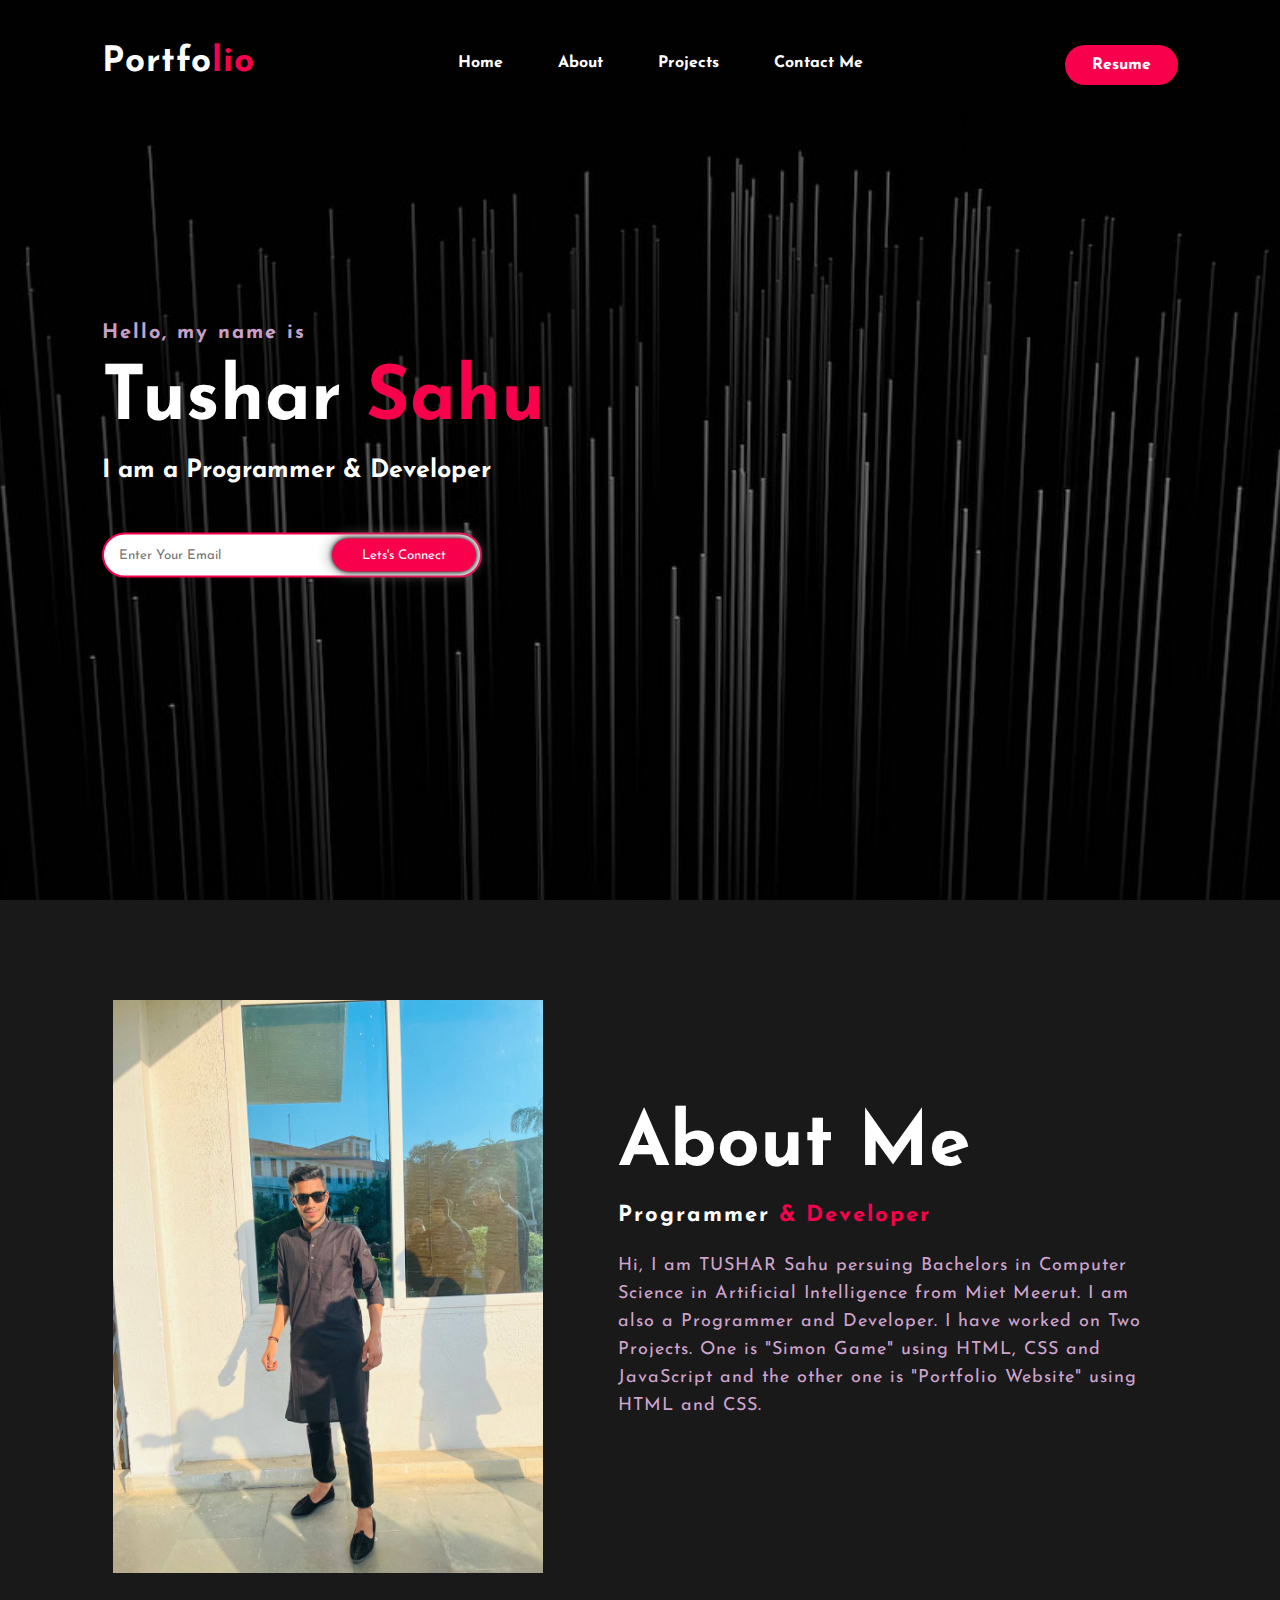
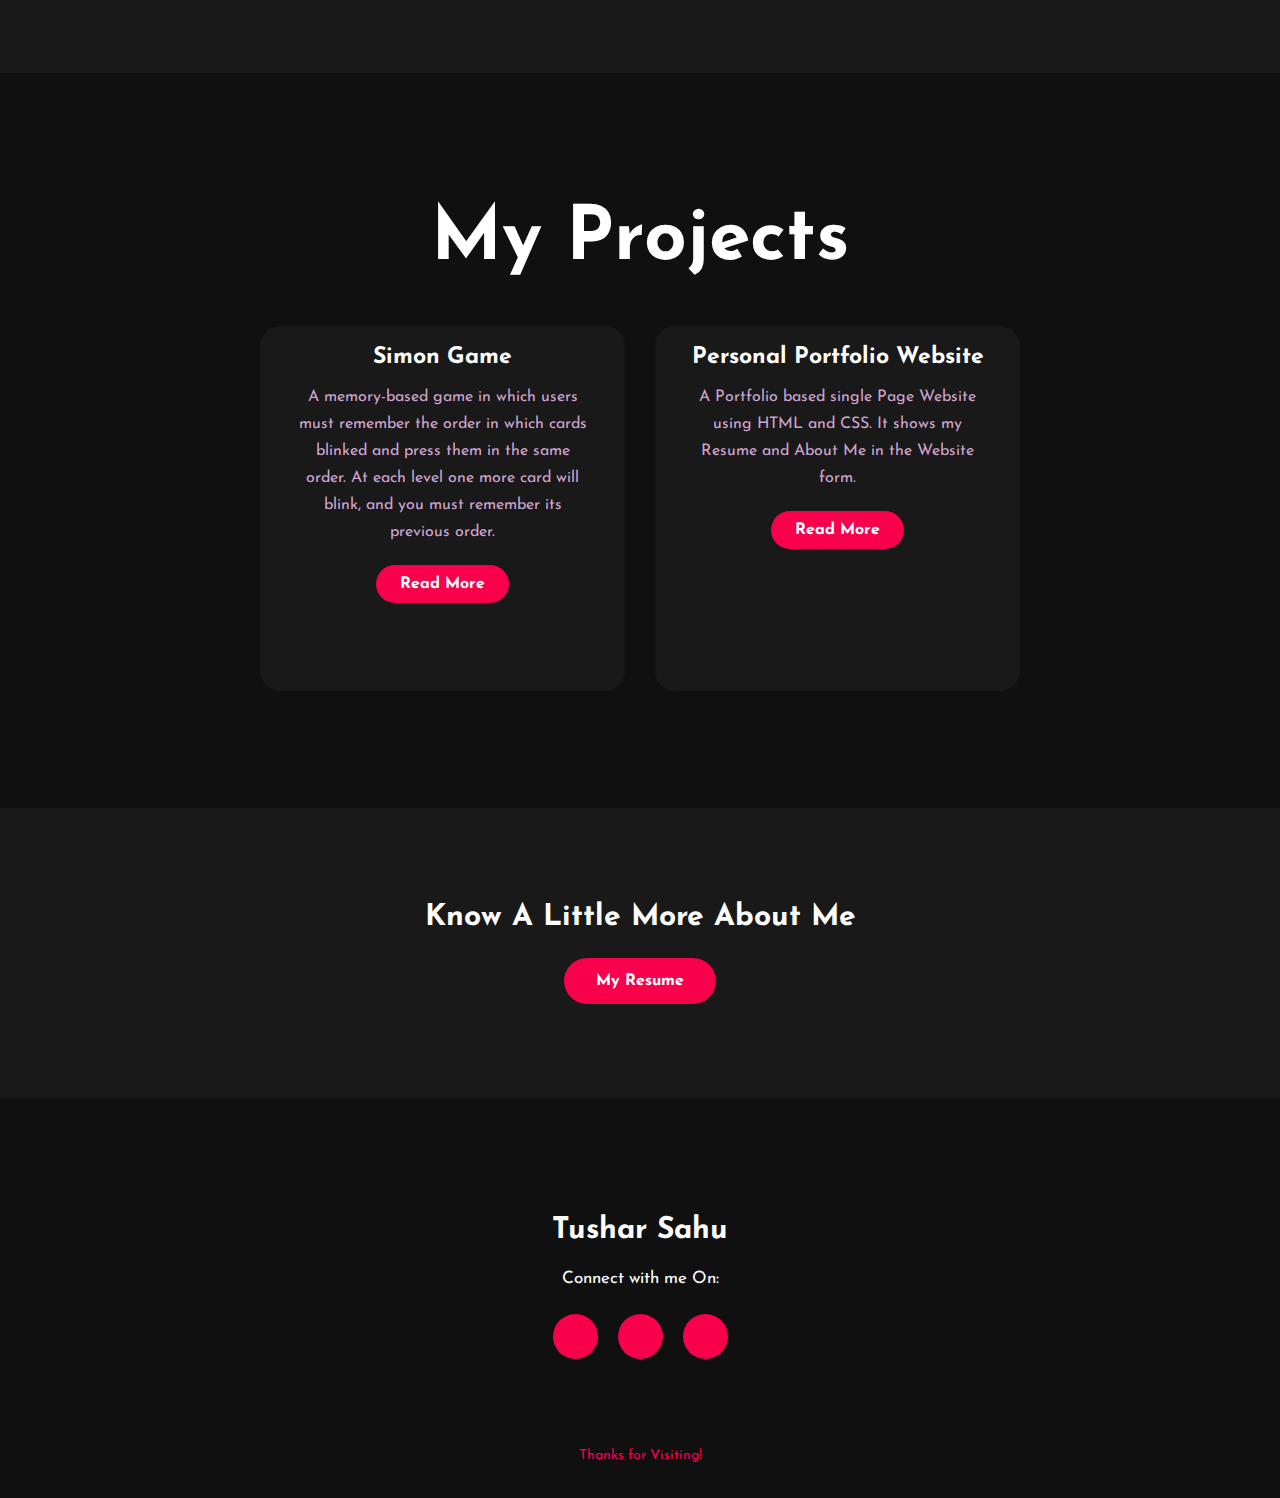
<file: index.html>
<!DOCTYPE html>
<html>

<head>
    <title>Portfolio Website</title>
    <link rel="stylesheet" type="text/css" href="styles.css">
    <link rel="preconnect" href="https://fonts.google.com" />
    <link href="https://fonts.googleapis.com/css2?family=Josefin+Sans:ital,wght@0,100;0,200;0,300;0,400;0,500;0,600;0,700;1,100;1,200;1,300;1,400;1,500;1,600;1,700&display=swap" rel="stylesheet" />

    <link rel="stylesheet" href="https://cdnjs.cloudflare.com/ajax/libs/font-awesome/6.2.1/css/all.min.css" integrity="sha512-MV7K8+y+gLIBoVD59lQIYicR65iaqukzvf/nwasF0nqhPay5w/9lJmVM2hMDcnK1OnMGCdVK+iQrJ7lzPJQd1w==" crossorigin="anonymous" referrerpolicy="no-referrer"
    />
</head>

<body>
    <! ----hero Section start---->
    <div class="hero">
        <nav>
            <h2 class="logo">Portfo<span>lio</span></a>
            </h2>
            <ul>
                <li><a href="index.html">Home</a></li>
                <li><a href="#about">About</a></li>
                <li><a href="#projects">Projects</a></li>

                <li><a href="#contact">Contact Me</a></li>
            </ul>
            <a target="_blank" href="https://drive.google.com/file/d/1-eAgjXFrs5FPH6Qx-sFfSNv0bBXKA8BV/view?usp=sharing" class="btn">Resume</a>
        </nav>
        <div class="content">
            <h4>Hello, my name is</h4>
            <h1>Tushar<span> Sahu</span></h1>
            <h3>I am a Programmer & Developer</h3>
            <div class="newslatter">
                <form>
                    <input type="email" name="email" id="mail" placeholder="Enter Your Email">
                    <input type="submit" name="submit" value="Lets's Connect">
                </form>
            </div>
        </div>
    </div>
    <!--About Section Start-->
    <section id="about" class="about">
        <div class="main">
            <img src="sahu.jpg" alt="Profile Image">
            <div class="about-text">
                <h2>About Me</h2>
                <h5>Programmer<span> & Developer</span></h5>
                <p>Hi, I am TUSHAR Sahu persuing Bachelors in Computer Science in Artificial Intelligence from Miet Meerut. I am also a Programmer and Developer. I have worked on Two Projects. One is "Simon Game" using HTML, CSS and JavaScript and the other
                    one is "Portfolio Website" using HTML and CSS.</p>
            </div>
        </div>
    </section>
    <!--Projects Section Start-->
    <div id="projects" class="projects">
        <div class="title">
            <h2>My Projects</h2>
        </div>
        <div class="box">
            <div class="card">
                <i class="fa-solid fa-gamepad"></i>
                <h5>Simon Game</h5>
                <div class="pra">
                    <p>
                        A memory-based game in which users must remember the order in which cards blinked and press them in the same order. At each level one more card will blink, and you must remember its previous order.
                    </p>
                    <p style="text-align: center;">
                        <a class="button" href="https://sahu-tush.github.io/SIMON-GAME/">Read More</a>
                    </p>
                </div>
            </div>
            <div class="card">
                <i class="fa-solid fa-briefcase"></i>
                <h5>Personal Portfolio Website</h5>
                <div class="pra">
                    <p>
                        A Portfolio based single Page Website using HTML and CSS. It shows my Resume and About Me in the Website form.
                    </p>
                    <p style="text-align: center;">
                        <a class="button" href="#">Read More</a>
                    </p>
                </div>
            </div>
        </div>
    </div>
    <!--Contact Me-->
    <div class="contact-me">
        <p>Know A Little More About Me</p>
        <a target="_blank" class="button-two" href="https://drive.google.com/file/d/1-eAgjXFrs5FPH6Qx-sFfSNv0bBXKA8BV/view?usp=sharing">My Resume</a>
    </div>
    <!--Footer Start-->
    <footer id="contact">
        <p>Tushar Sahu</p>
        <p>Connect with me On:</p>
        <div class="social">
            <a href="https://github.com/SAHU-TUSH"><i class="fa-brands fa-github"></i></a>
            <a href="https://www.codingninjas.com/studio/profile/89727eab-53a9-4434-a4d4-520450b272b6"><i class="fa-solid fa-code"></i></a>
            <a target="_blank" href="https://www.linkedin.com/in/tushar-sahu-950265205/"><i class="fa-brands fa-linkedin"></i></a>
        </div>
        <p class="end">Thanks for Visiting!</p>
    </footer>
</body>

</html>
</file>
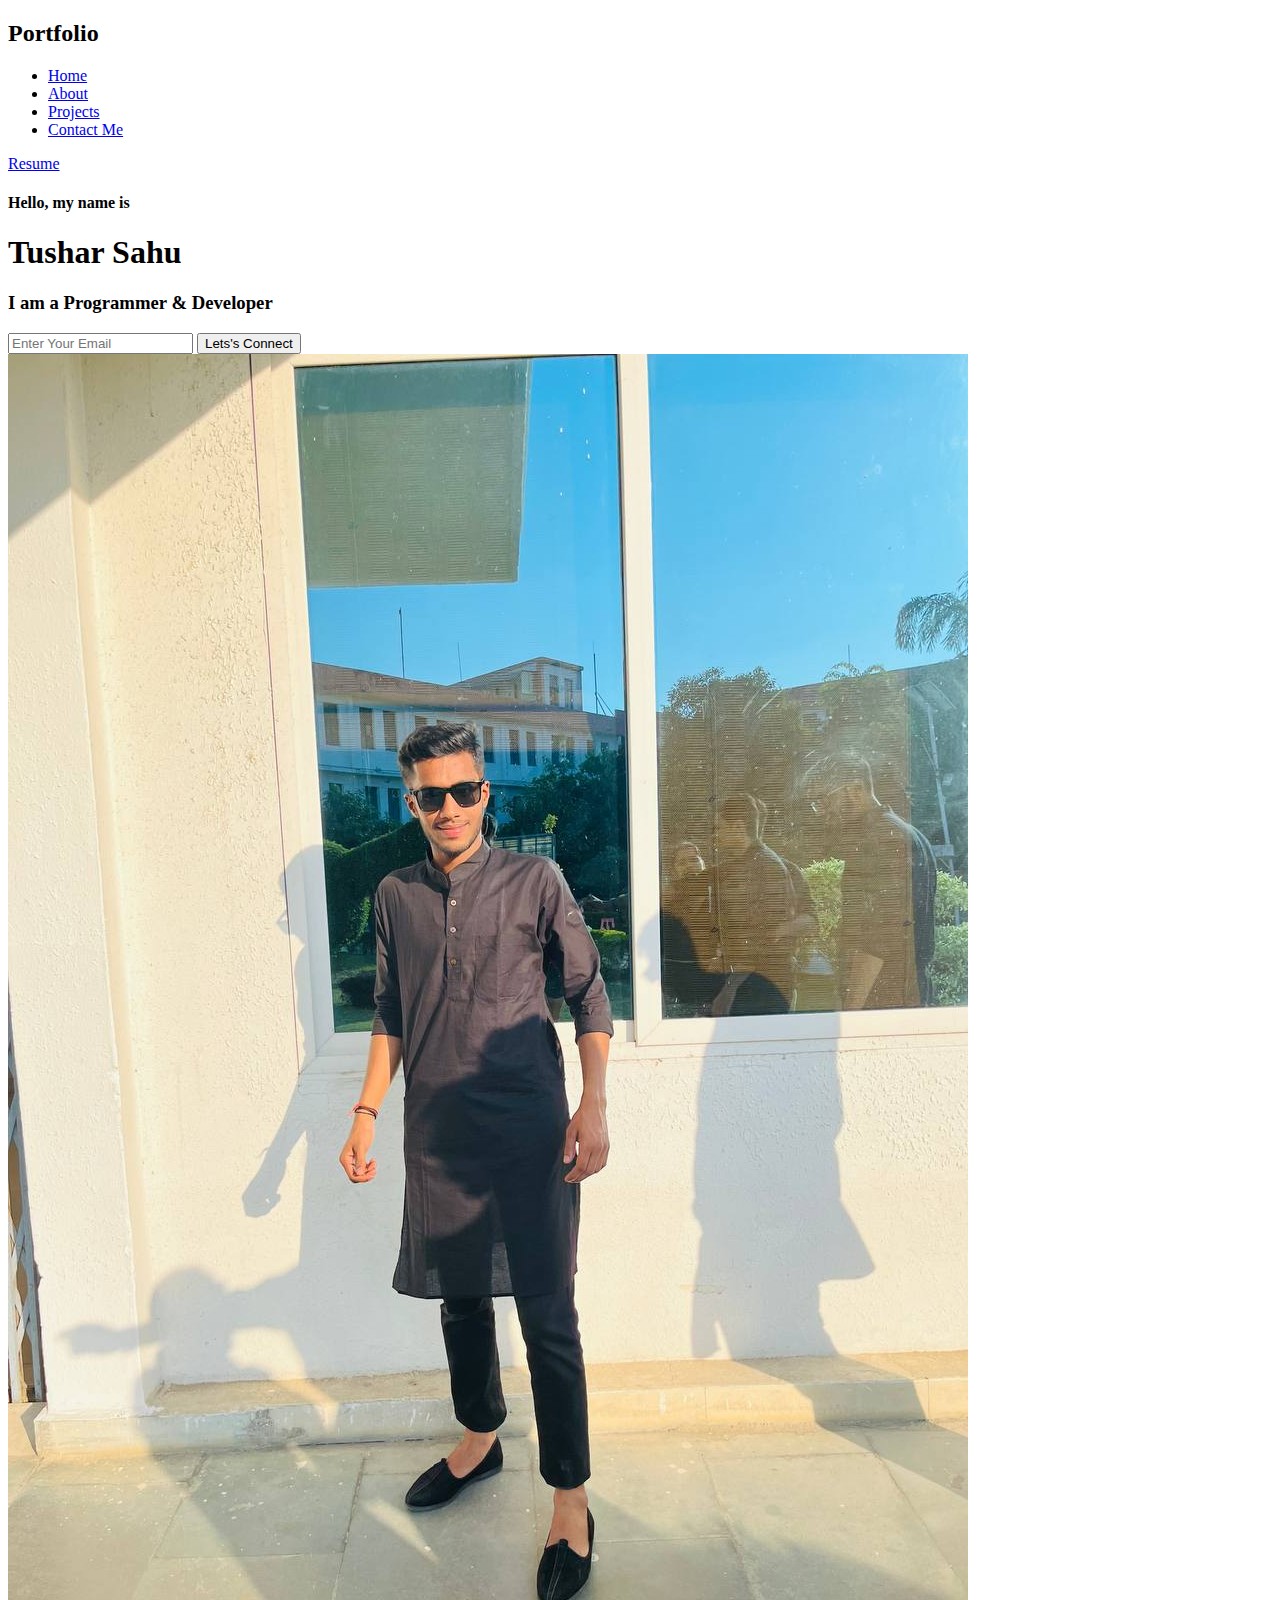
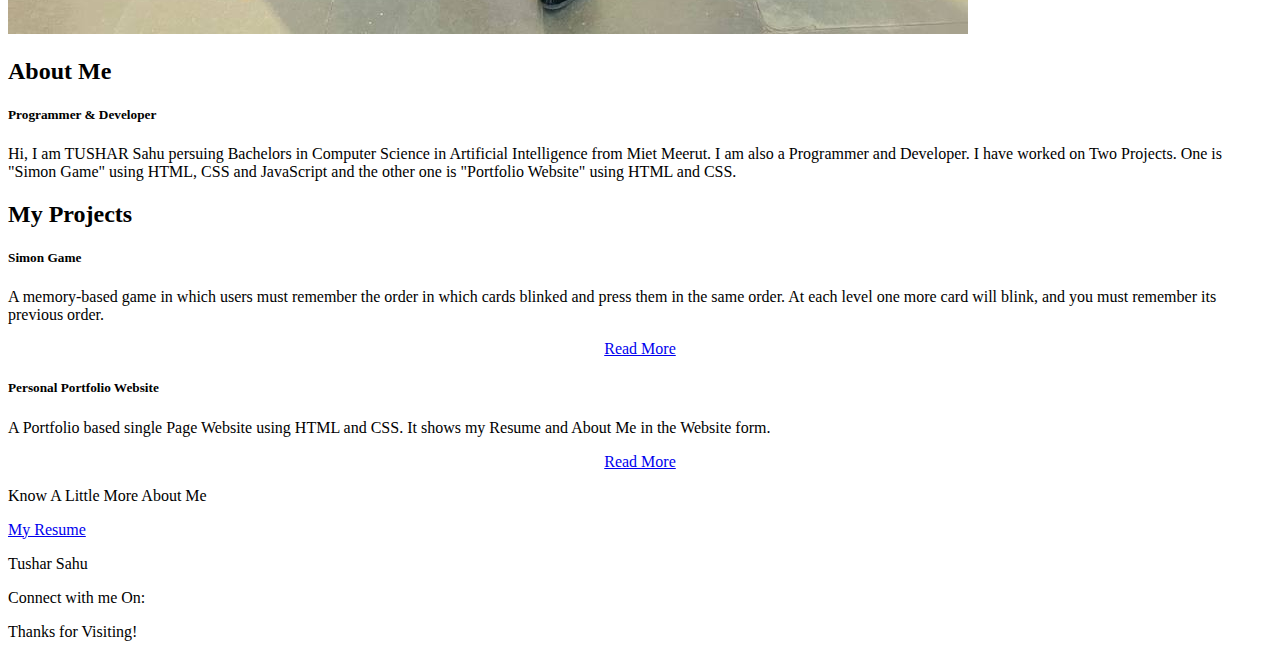
<file: pw.html>
<!DOCTYPE html>
<html>

<head>
    <title>Portfolio Website</title>
    <link rel="stylesheet" type="text/css" href="C:\Users\TUSHAR\Desktop\tushar\styles.css" />
    <link rel="preconnect" href="https://fonts.google.com" />
    <link href="https://fonts.googleapis.com/css2?family=Josefin+Sans:ital,wght@0,100;0,200;0,300;0,400;0,500;0,600;0,700;1,100;1,200;1,300;1,400;1,500;1,600;1,700&display=swap" rel="stylesheet" />

    <link rel="stylesheet" href="https://cdnjs.cloudflare.com/ajax/libs/font-awesome/6.2.1/css/all.min.css" integrity="sha512-MV7K8+y+gLIBoVD59lQIYicR65iaqukzvf/nwasF0nqhPay5w/9lJmVM2hMDcnK1OnMGCdVK+iQrJ7lzPJQd1w==" crossorigin="anonymous" referrerpolicy="no-referrer"
    />
</head>

<body>
    <! ----hero Section start---->
    <div class="hero">
        <nav>
            <h2 class="logo">Portfo<span>lio</span></a>
            </h2>
            <ul>
                <li><a href="pw.html">Home</a></li>
                <li><a href="#about">About</a></li>
                <li><a href="#projects">Projects</a></li>

                <li><a href="#contact">Contact Me</a></li>
            </ul>
            <a target="_blank" href="https://drive.google.com/file/d/1-eAgjXFrs5FPH6Qx-sFfSNv0bBXKA8BV/view?usp=drive_link" class="btn">Resume</a>
        </nav>
        <div class="content">
            <h4>Hello, my name is</h4>
            <h1>Tushar<span> Sahu</span></h1>
            <h3>I am a Programmer & Developer</h3>
            <div class="newslatter">
                <form>
                    <input type="email" name="email" id="mail" placeholder="Enter Your Email">
                    <input type="submit" name="submit" value="Lets's Connect">
                </form>
            </div>
        </div>
    </div>
    <!--About Section Start-->
    <section id="about" class="about">
        <div class="main">
            <img src="sahu.jpg" alt="Profile Image">
            <div class="about-text">
                <h2>About Me</h2>
                <h5>Programmer<span> & Developer</span></h5>
                <p>Hi, I am TUSHAR Sahu persuing Bachelors in Computer Science in Artificial Intelligence from Miet Meerut. I am also a Programmer and Developer. I have worked on Two Projects. One is "Simon Game" using HTML, CSS and JavaScript and the other
                    one is "Portfolio Website" using HTML and CSS.</p>
            </div>
        </div>
    </section>
    <!--Projects Section Start-->
    <div id="projects" class="projects">
        <div class="title">
            <h2>My Projects</h2>
        </div>
        <div class="box">
            <div class="card">
                <i class="fa-solid fa-gamepad"></i>
                <h5>Simon Game</h5>
                <div class="pra">
                    <p>
                        A memory-based game in which users must remember the order in which cards blinked and press them in the same order. At each level one more card will blink, and you must remember its previous order.
                    </p>
                    <p style="text-align: center;">
                        <a class="button" href="https://sahu-tush.github.io/SIMON-GAME/">Read More</a>
                    </p>
                </div>
            </div>
            <div class="card">
                <i class="fa-solid fa-briefcase"></i>
                <h5>Personal Portfolio Website</h5>
                <div class="pra">
                    <p>
                        A Portfolio based single Page Website using HTML and CSS. It shows my Resume and About Me in the Website form.
                    </p>
                    <p style="text-align: center;">
                        <a class="button" href="#">Read More</a>
                    </p>
                </div>
            </div>
        </div>
    </div>
    <!--Contact Me-->
    <div class="contact-me">
        <p>Know A Little More About Me</p>
        <a target="_blank" class="button-two" href="https://drive.google.com/file/d/1-eAgjXFrs5FPH6Qx-sFfSNv0bBXKA8BV/view?usp=drive_link">My Resume</a>
    </div>
    <!--Footer Start-->
    <footer id="contact">
        <p>Tushar Sahu</p>
        <p>Connect with me On:</p>
        <div class="social">
            <a href="https://github.com/SAHU-TUSH"><i class="fa-brands fa-github"></i></a>
            <a href="https://www.codingninjas.com/studio/profile/89727eab-53a9-4434-a4d4-520450b272b6"><i class="fa-solid fa-code"></i></a>
            <a target="_blank" href="https://www.linkedin.com/in/tushar-sahu-950265205/"><i class="fa-brands fa-linkedin"></i></a>
        </div>
        <p class="end">Thanks for Visiting!</p>
    </footer>
</body>

</html>
</file>
<file: styles.css>
* {
    padding: 0;
    margin: 0;
    font-family: 'Josefin Sans', sans-serif;
    box-sizing: border-box;
    scroll-behavior: smooth;
}

.hero {
    height: 100vh;
    width: 100%;
    background-image: url("back (1).jpg");
    background-size: cover;
    background-position: center;
}

nav {
    display: flex;
    back (1).jpg align-items: center;
    justify-content: space-between;
    padding-top: 45px;
    padding-left: 8%;
    padding-right: 8%;
}

.logo {
    color: white;
    font-size: 35px;
    letter-spacing: 1px;
    cursor: pointer;
}

span {
    color: #f9004d;
}

nav ul li {
    list-style-type: none;
    display: inline-block;
    padding: 10px 25px;
}

nav ul li a {
    color: white;
    text-decoration: none;
    font-weight: bold;
    text-transform: capitalize;
}

nav ul li a:hover {
    color: #f9004d;
    transition: .4s;
}

.btn {
    background-color: #f9004d;
    color: white;
    text-decoration: none;
    border: 2px solid transparent;
    font-weight: bold;
    padding: 10px 25px;
    border-radius: 30px;
    transition: transform .4s;
}

.btn:hover {
    transform: scale(1.2);
}

.content {
    position: absolute;
    top: 50%;
    left: 8%;
    transform: translateY(-50%);
}

h1 {
    color: white;
    margin: 20px 0px 20px;
    font-size: 75px;
}

h3 {
    color: white;
    font-size: 25px;
    margin-bottom: 50px;
}

h4 {
    color: #fcfc;
    letter-spacing: 2px;
    font-size: 20px;
}

.newslatter form {
    width: 380px;
    max-width: 100%;
    position: relative;
}

.newslatter form input:first-child {
    display: inline-block;
    width: 100%;
    padding: 14px 130px 14px 15px;
    border: 2px solid #f9004d;
    outline: none;
    border-radius: 30px;
}

.newslatter form input:last-child {
    position: absolute;
    display: inline-block;
    outline: none;
    border: none;
    padding: 10px 30px;
    border-radius: 30px;
    background-color: #f9004d;
    color: white;
    box-shadow: 0px 0px 5px #000, 0px 0px 15px #858585;
    top: 6px;
    right: 6px;
}

.about {
    width: 100%;
    padding: 100px 0px;
    background-color: #191919;
}

.about img {
    height: auto;
    width: 430px;
}

.about-text {
    width: 550px;
}

.main {
    width: 1130px;
    max-width: 95%;
    margin: 0 auto;
    display: flex;
    align-items: center;
    justify-content: space-around;
}

.about-text h2 {
    color: white;
    font-size: 75px;
    text-transform: capitalize;
    margin-bottom: 20px;
}

.about-text h5 {
    color: white;
    letter-spacing: 2px;
    font-size: 22px;
    margin-bottom: 25px;
    text-transform: capitalize;
}

.about-text p {
    color: #fcfc;
    letter-spacing: 1px;
    line-height: 28px;
    font-size: 18px;
    margin-bottom: 45px;
}

button {
    background-color: #f9004d;
    color: white;
    text-decoration: none;
    border: 2px solid transparent;
    font-weight: bold;
    padding: 13px 30px;
    border-radius: 30px;
    transition: .4s;
}

button:hover {
    background-color: transparent;
    border: 2px solid #f9004d;
    cursor: pointer;
}

.projects {
    background: #101010;
    width: 100%;
    padding: 100px 0px;
}

.title h2 {
    color: white;
    font-size: 75px;
    width: 1130px;
    margin: 30px auto;
    text-align: center;
}

.box {
    display: flex;
    justify-content: center;
    align-items: center;
    min-height: 400px;
}

.card {
    height: 365px;
    width: 365px;
    padding: 20px 35px;
    background: #191919;
    border-radius: 20px;
    margin: 15px;
    position: relative;
    overflow: hidden;
    text-align: center;
}

.card i {
    font-size: 50px;
    display: block;
    text-align: center;
    margin: 25px, 0px;
    color: #f9004d;
}

h5 {
    color: white;
    font-size: 23px;
    margin-bottom: 15px;
}

.pra p {
    color: #fcfc;
    font-size: 16px;
    line-height: 27px;
    margin-bottom: 25px;
}

.card .button {
    background-color: #f9004d;
    color: white;
    text-decoration: none;
    border: 2px solid transparent;
    font-weight: bold;
    padding: 9px 22px;
    border-radius: 30px;
    transition: .4s;
}

.card .button:hover {
    background-color: transparent;
    border: 2px solid #f9004d;
    cursor: pointer;
}

.contact-me {
    width: 100%;
    height: 290px;
    background: #191919;
    display: flex;
    align-items: center;
    flex-direction: column;
    justify-content: center;
}

.contact-me p {
    color: white;
    font-size: 30px;
    font-weight: bold;
    margin-bottom: 25px;
}

.contact-me .button-two {
    background-color: #f9004d;
    color: white;
    text-decoration: none;
    border: 2px solid transparent;
    font-weight: bold;
    padding: 13px 30px;
    border-radius: 30px;
    transition: .4s;
}

.contact-me .button-two:hover {
    background-color: transparent;
    border: 2px solid #f9004d;
    cursor: pointer;
}

footer {
    position: relative;
    width: 100%;
    height: 400px;
    background: #101010;
    display: flex;
    flex-direction: column;
    align-items: center;
    justify-content: center;
}

footer p:nth-child(1) {
    font-size: 30px;
    color: white;
    margin-bottom: 20px;
    font-weight: bold;
}

footer p:nth-child(2) {
    color: white;
    font-size: 17px;
    width: 500px;
    text-align: center;
    line-height: 26px;
}

.social {
    display: flex;
}

.social a {
    width: 45px;
    height: 45px;
    display: flex;
    align-items: center;
    justify-content: center;
    background: #f9004d;
    border-radius: 50%;
    margin: 22px 10px;
    color: white;
    text-decoration: none;
    font-size: 20px;
}

.social a:hover {
    transform: scale(1.3);
    transition: .3s;
}

.end {
    position: absolute;
    color: #f9004d;
    bottom: 35px;
    font-size: 14px;
}
</file>
